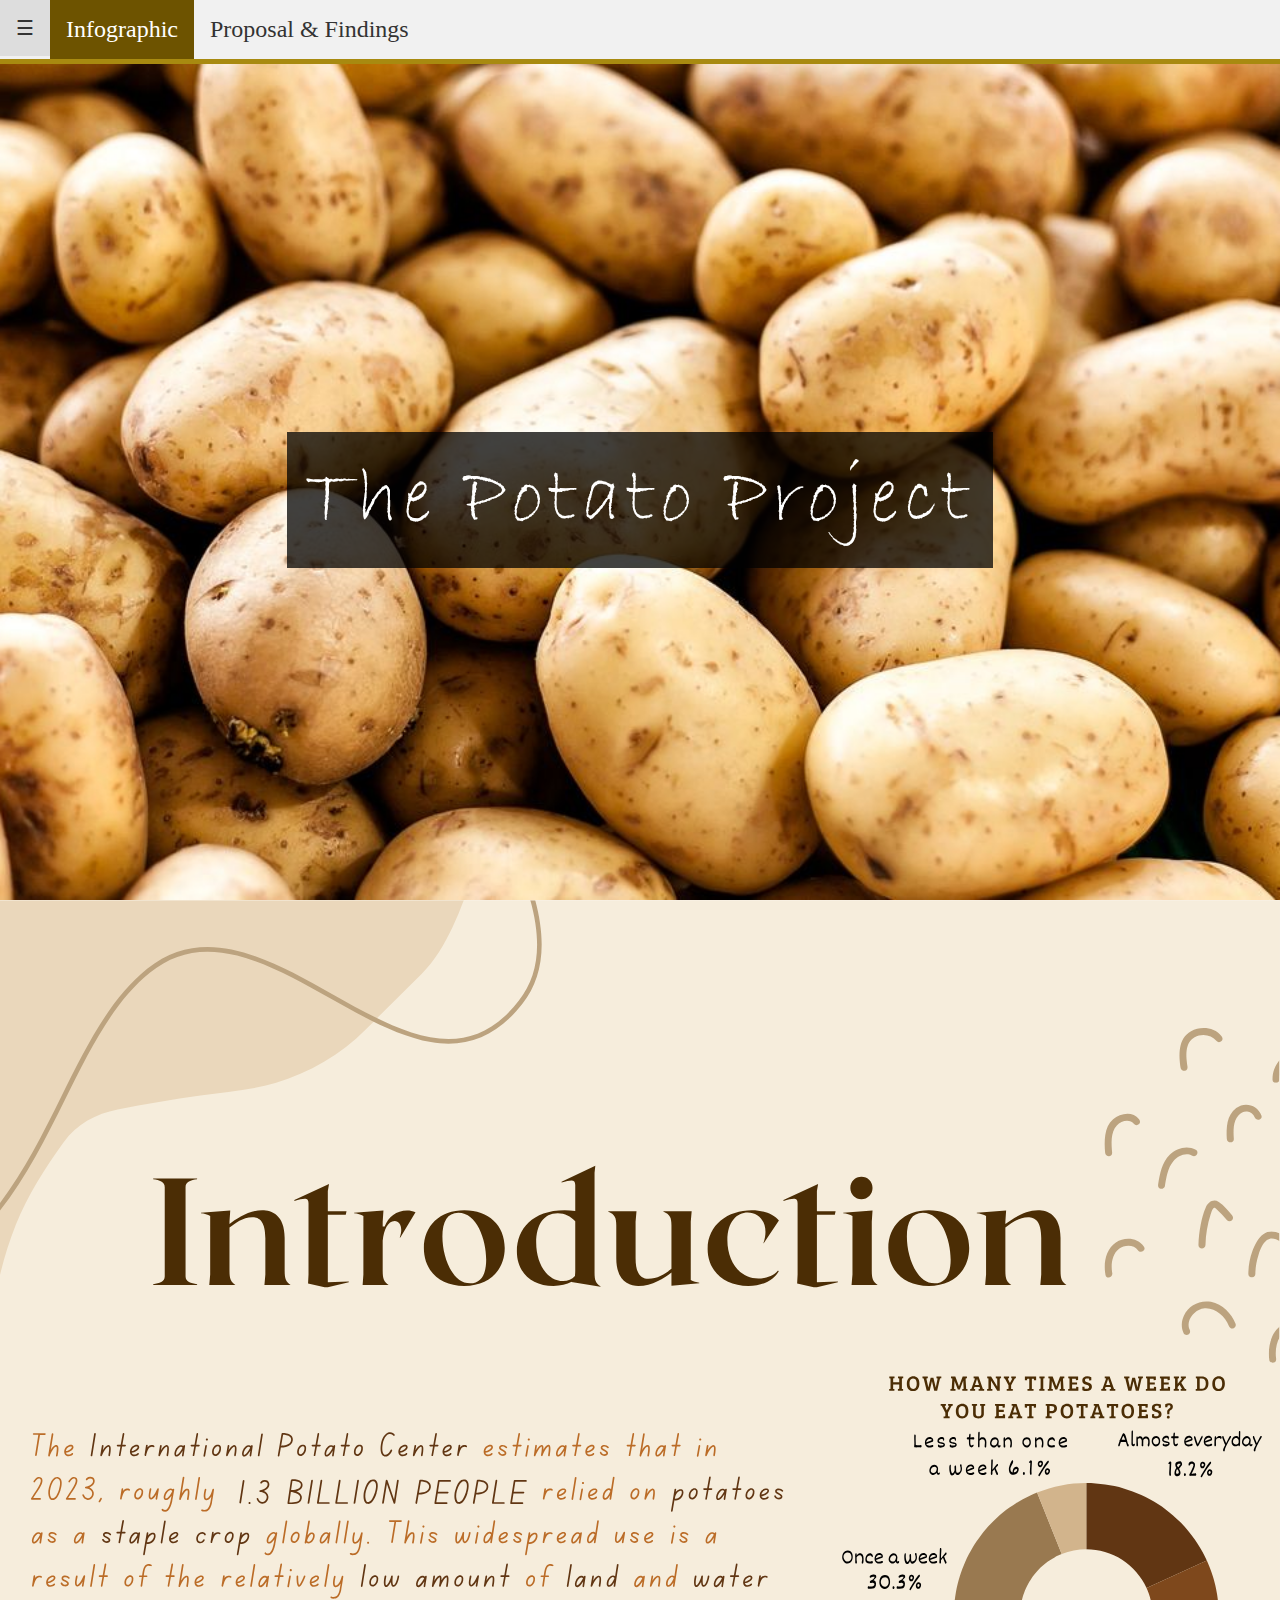
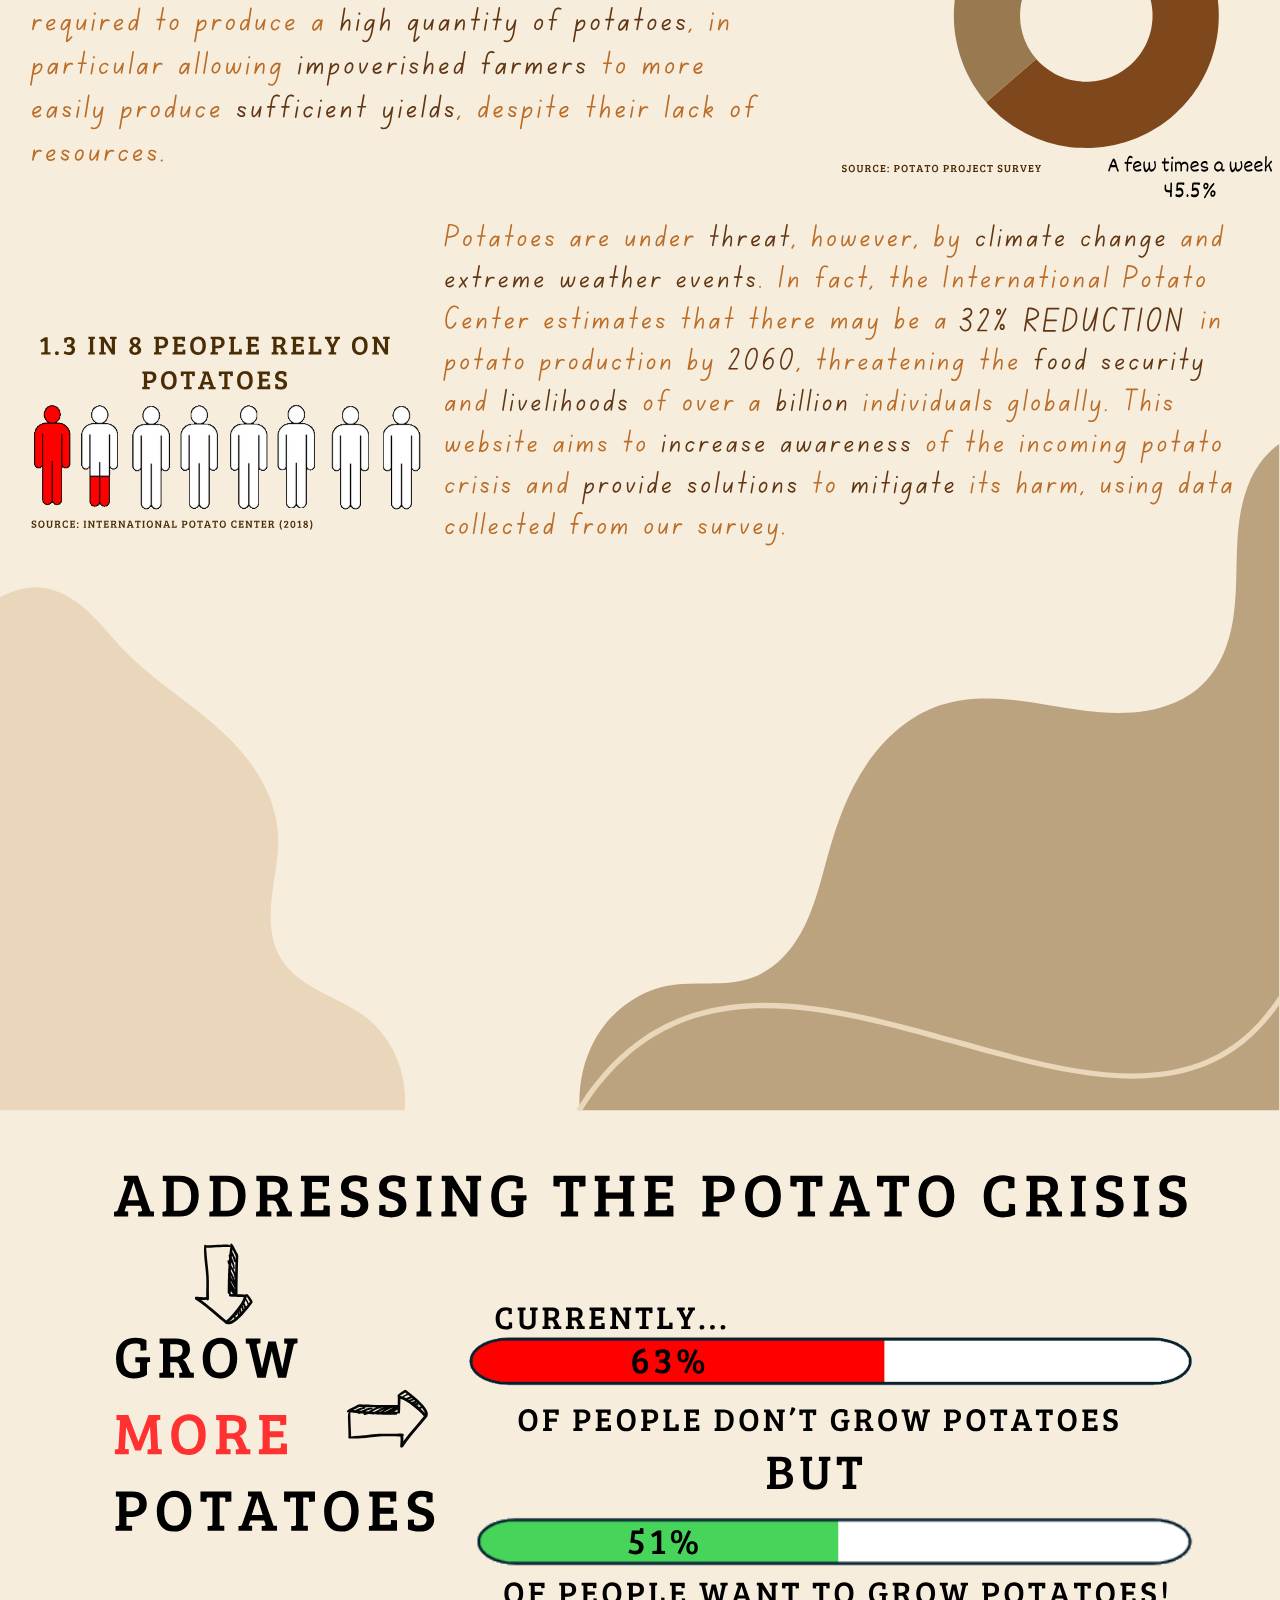
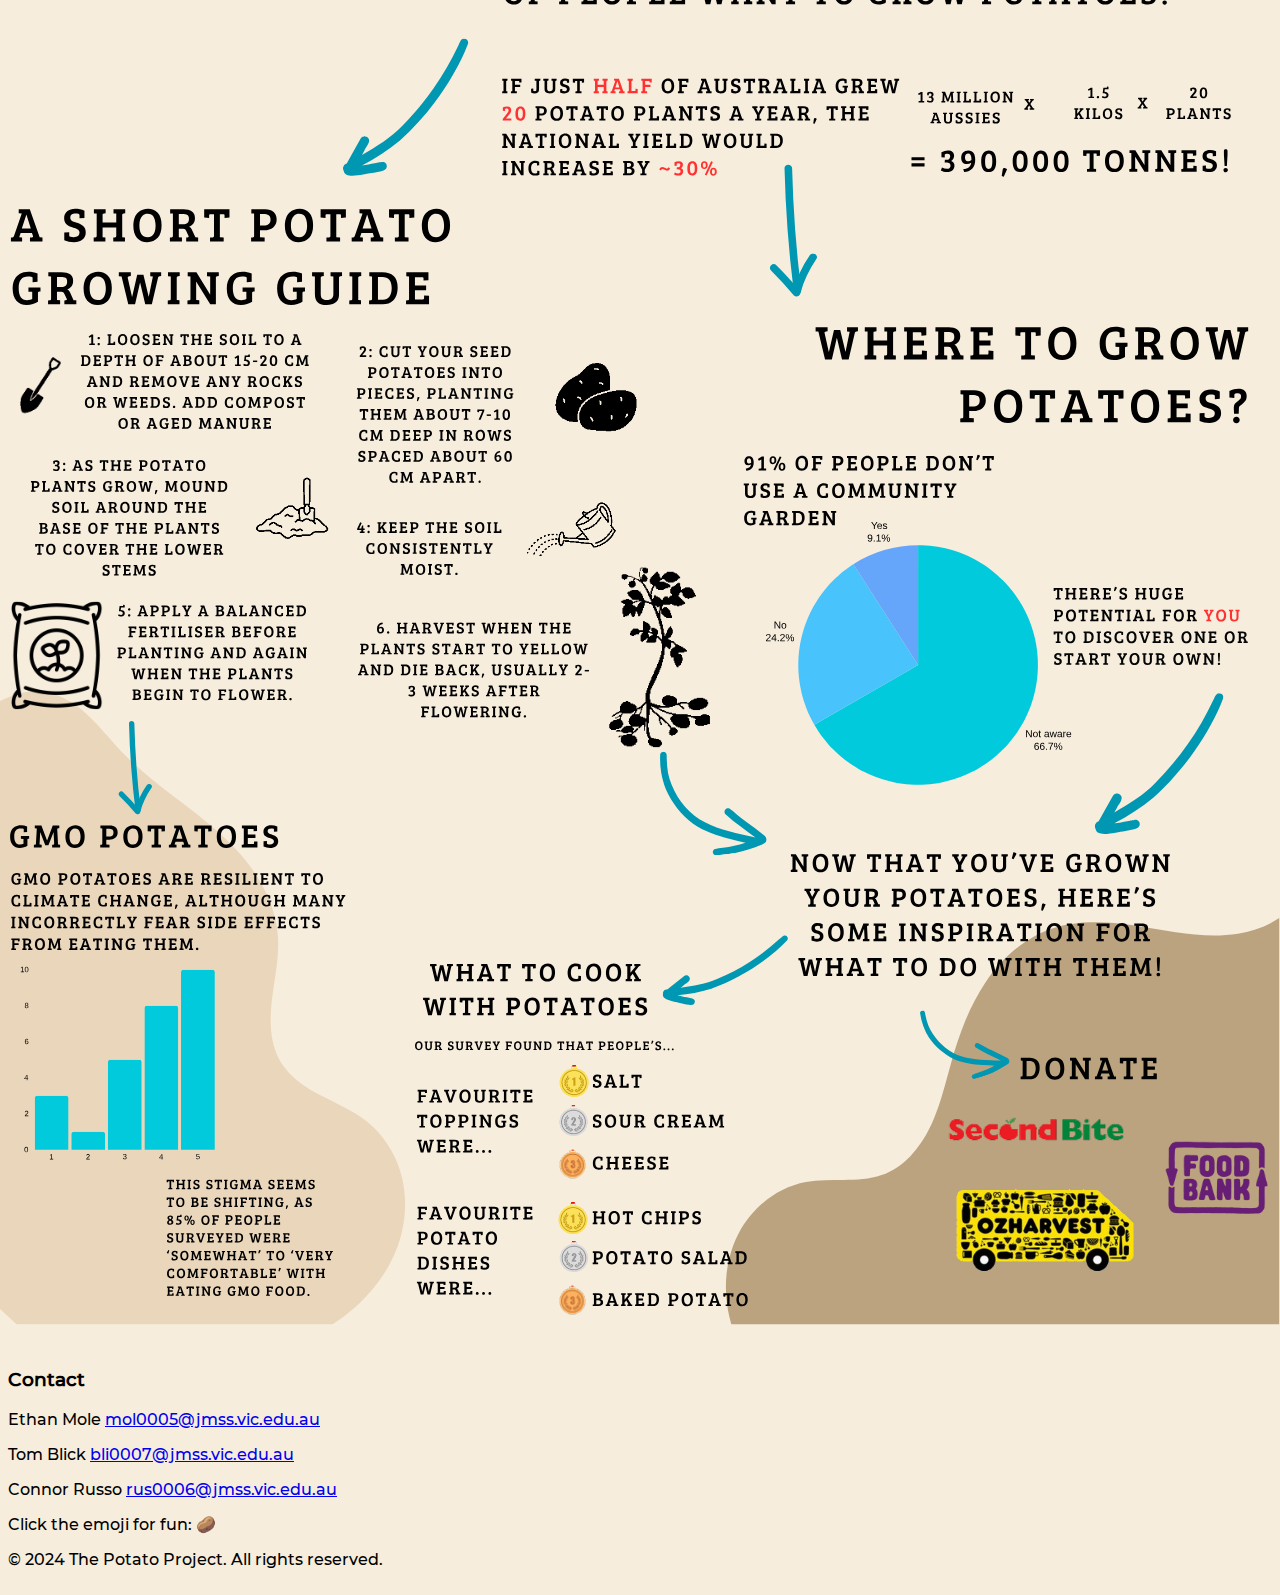
<file: index.html>
<!DOCTYPE html>
<html lang="en">

<head>
    <meta charset="UTF-8">
    <meta name="viewport" content="width=device-width, initial-scale=1.0">
    <title>The Potato Project</title>
    <link rel="icon" type="image/x-icon" href="images/potato.ico">
    <link rel="stylesheet" href="sidenav.css">
    <link rel="stylesheet" href="style.css">
</head>

<body>
    <nav>
        <ul>
            <li><a class="openbtn" onclick="openNav()" style="font-size: 125%;">&#9776;</a></li>
            <li class="active"><a href="index.html">Infographic</a></li>
            <li><a href="findings.html">Proposal & Findings</a></li>
        </ul>
    </nav>
    <div id="mySidebar" class="sidebar">
        <a href="javascript:void(0)" class="closebtn" onclick="closeNav()">&times;</a>
        <a class="sidenavItem" id="scrollToTop"><b>Back to top</b></a>
        <a class="sidenavItem" href="#introduction" data-id="#introduction">Introduction</a>
        <a class="sidenavItem" href="#infographic" data-id="#infographic">Infographic</a>

    </div>

    <!--Big title-->
    <div class="parallax">
        <div class="caption">
            <span class="border">The Potato Project</span>
        </div>
    </div>

    <!--Infographic introduction-->
    <div class="infographiccontainer" id="introduction">
        <img class="infographic" src="images/intro.svg">
    </div>

    <!--Actual infographic-->
    <div class="infographiccontainer" id="infographic">
        <img class="infographic" src="images/main.svg">
    </div>
    
    <script src="script.js"></script>
    <footer>
        <h3>Contact</h3>
        <p>Ethan&nbsp;Mole <a href="mailto:mol0005@jmss.vic.edu.au">mol0005@jmss.vic.edu.au</a></p>
        <p>Tom&nbsp;Blick <a href="mailto:bli0007@jmss.vic.edu.au">bli0007@jmss.vic.edu.au</a></p>
        <p>Connor&nbsp;Russo <a href="mailto:rus0006@jmss.vic.edu.au">rus0006@jmss.vic.edu.au</a></p>
        <p>Click the emoji for fun: <a class="hiddenLink" href="TotallyLegitWebpage.html">🥔</a></p>
        <p>&copy; 2024 The Potato Project. All rights reserved.</p>
    </footer>
</body>

</html>
</file>
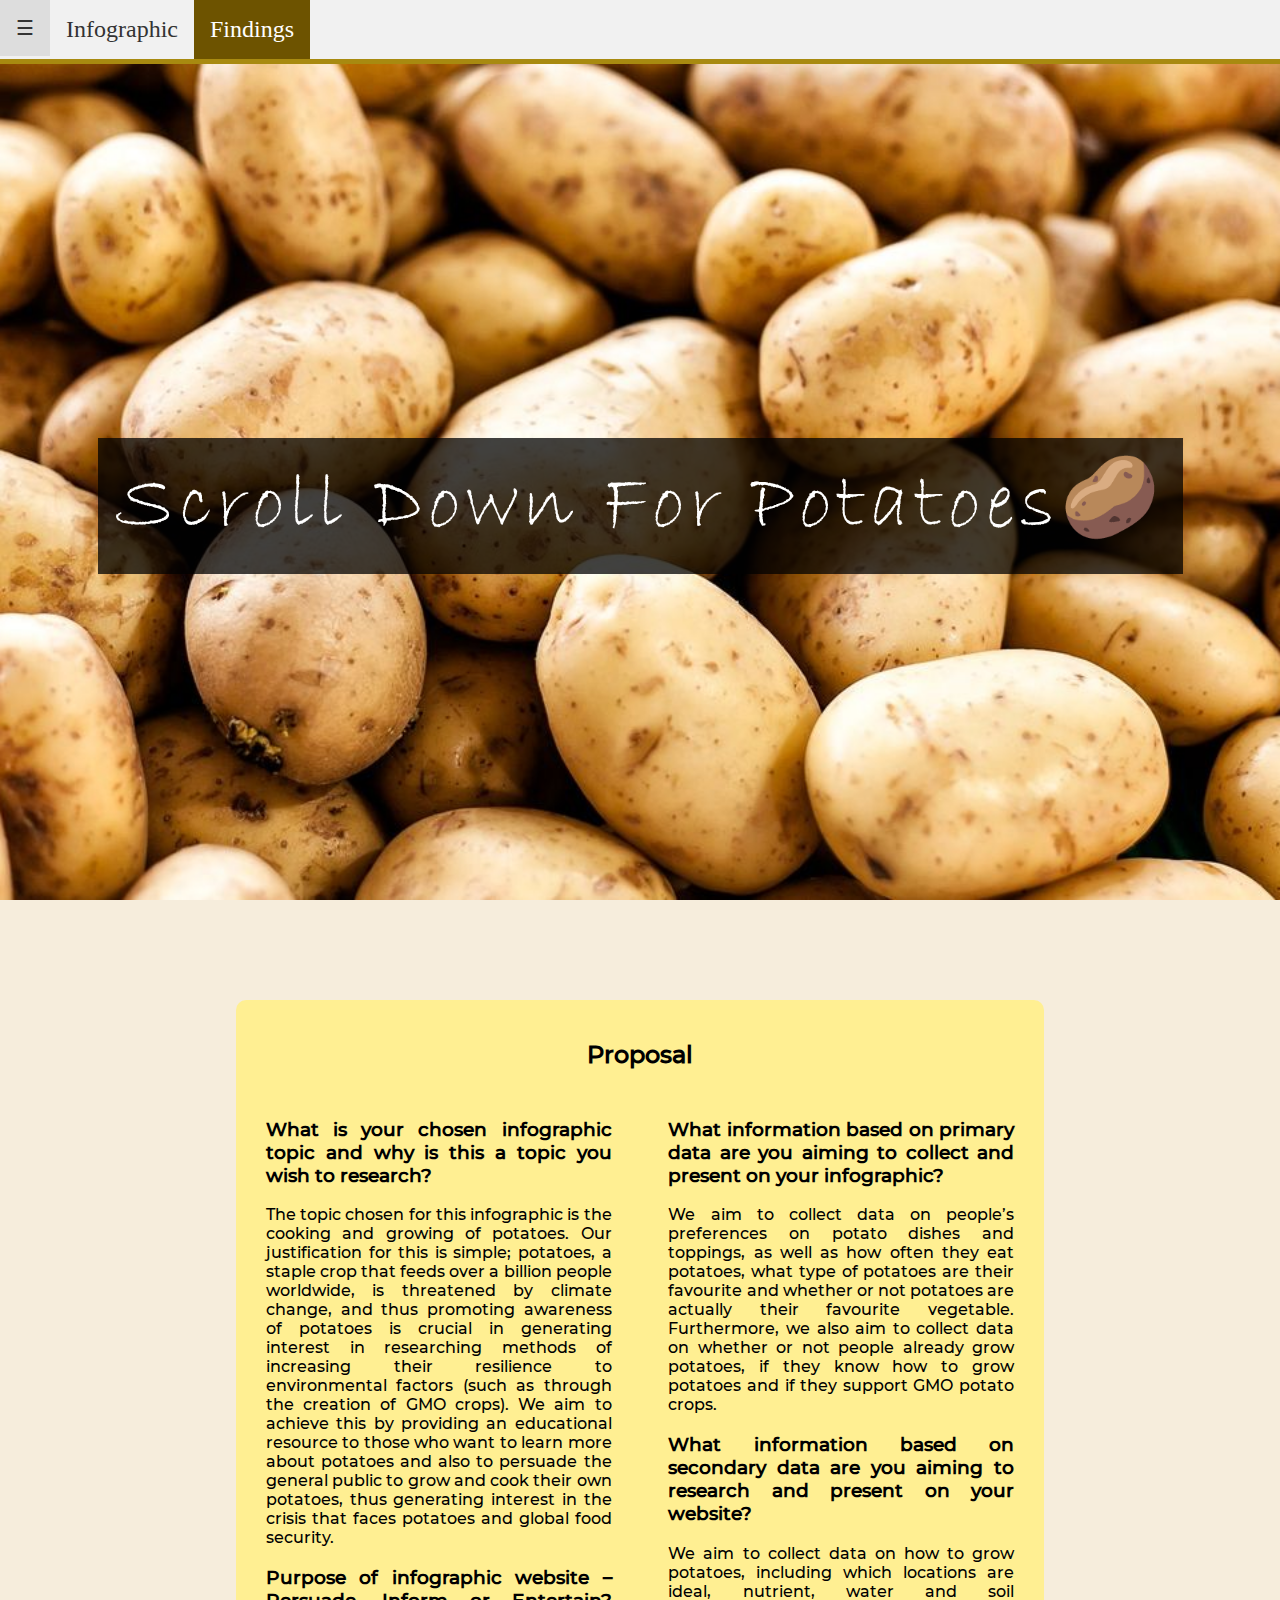
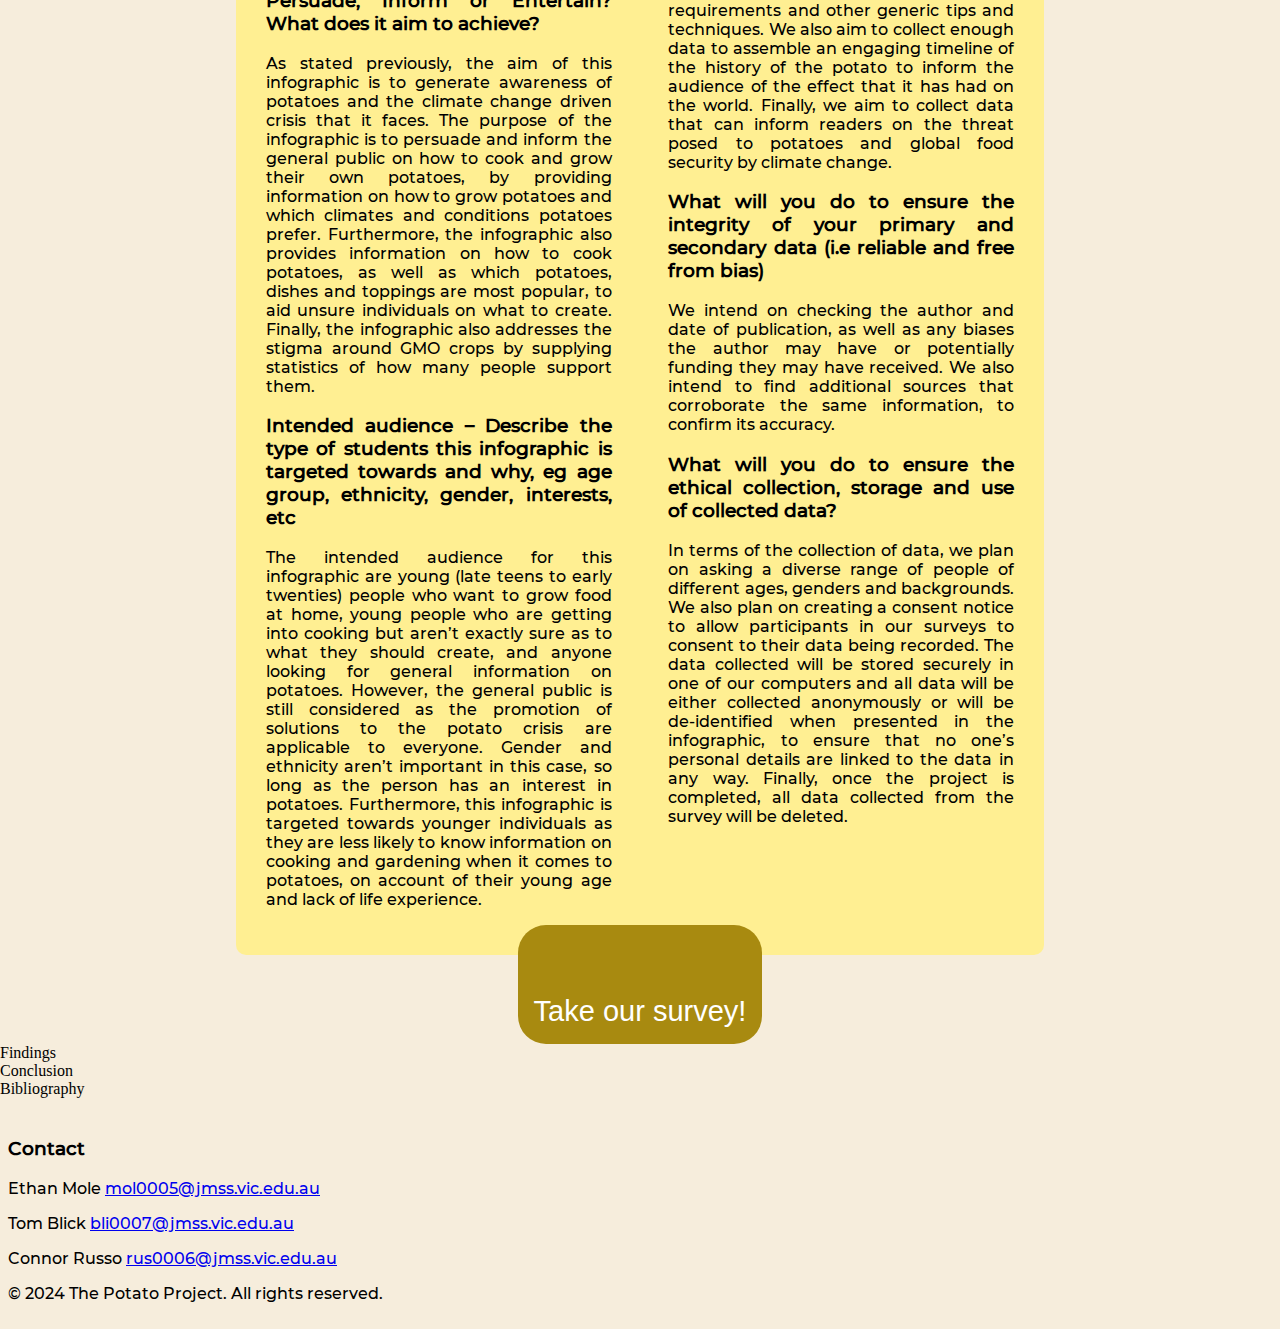
<file: conclusion.html>
<!DOCTYPE html>
<html lang="en">

<head>
    <meta charset="UTF-8">
    <meta name="viewport" content="width=device-width, initial-scale=1.0">
    <title>Potato Conclusion</title>
    <link rel="icon" type="image/x-icon" href="images/potato.ico">
    <link rel="stylesheet" href="sidenav.css">
    <link rel="stylesheet" href="style.css">
</head>

<body>
    <nav>
        <ul>
            <li><a class="openbtn" onclick="openNav()" style="font-size: 125%;">&#9776;</a></li>
            <li><a href="index.html">Infographic</a></li>
            <li class="active"><a href="conclusion.html">Findings</a></li>
        </ul>
    </nav>
    <div id="mySidebar" class="sidebar">
        <a href="javascript:void(0)" class="closebtn" onclick="closeNav()">&times;</a>
        <a class="sidenavItem" id="scrollToTop"><b>Title</b></a>
        <a class="sidenavItem" href="#proposed" data-id="#proposed">Proposal</a>
        <a class="sidenavItem" href="#survey" data-id="#survey">Survey</a>
        <a class="sideNavItem" href="#findings" data-id="#findings">Findings</a>
        <a class="sideNavItem" href="#conclusion" data-id="#conclusion">Conclusion</a>
        <a class="sidenavItem" href="#bibliography" data-id="#bibliography">Bibliography</a>

    </div>

    <div class="parallax">
        <div class="caption">
            <span class="border">Scroll Down For Potatoes<a class="hiddenLink" href="TotallyLegitWebpage.html">🥔</a></span>
        </div>
    </div>

    <!--Proposal-->
    <div class="zoomItem" id="proposed">
        <div class="proposal">
            <h2 style="text-align: center;">Proposal</h2>
            <div class="proposalLeft">
                <h3>What is your chosen infographic topic and why is this a topic you wish to research?</h3>
                <p>The topic chosen for this infographic is the cooking and growing of potatoes. Our justification for this is simple; potatoes, a staple crop that feeds over a billion people worldwide, is threatened by climate change, and thus promoting awareness of potatoes is crucial in generating interest in researching methods of increasing their resilience to environmental factors (such as through the creation of GMO crops). We aim to achieve this by providing an educational resource to those who want to learn more about potatoes and also to persuade the general public to grow and cook their own potatoes, thus generating interest in the crisis that faces potatoes and global food security.</p>
                
                <h3>Purpose of infographic website – Persuade, Inform or Entertain? What does it aim to achieve?</h3>
                <p>As stated previously, the aim of this infographic is to generate awareness of potatoes and the climate change driven crisis that it faces. The purpose of the infographic is to persuade and inform the general public on how to cook and grow their own potatoes, by providing information on how to grow potatoes and which climates and conditions potatoes prefer. Furthermore, the infographic also provides information on how to cook potatoes, as well as which potatoes, dishes and toppings are most popular, to aid unsure individuals on what to create. Finally, the infographic also addresses the stigma around GMO crops by supplying statistics of how many people support them.</p>
    
                <h3>Intended audience – Describe the type of students this infographic is targeted towards and why, eg age group, ethnicity, gender, interests, etc</h3>
                <p>The intended audience for this infographic are young (late teens to early twenties) people who want to grow food at home, young people who are getting into cooking but aren’t exactly sure as to what they should create, and anyone looking for general information on potatoes. However, the general public is still considered as the promotion of solutions to the potato crisis are applicable to everyone. Gender and ethnicity aren’t important in this case, so long as the person has an interest in potatoes. Furthermore, this infographic is targeted towards younger individuals as they are less likely to know information on cooking and gardening when it comes to potatoes, on account of their young age and lack of life experience.</p>
    
                
            </div>
            <div class="proposalRight">
                <h3>What information based on primary data are you aiming to collect and present on your infographic?</h3>
                <p>We aim to collect data on people’s preferences on potato dishes and toppings, as well as how often they eat potatoes, what type of potatoes are their favourite and whether or not potatoes are actually their favourite vegetable. Furthermore, we also aim to collect data on whether or not people already grow potatoes, if they know how to grow potatoes and if they support GMO potato crops.</p>
    
                <h3>What information based on secondary data are you aiming to research and present on your website?</h3>
                <p>We aim to collect data on how to grow potatoes, including which locations are ideal, nutrient, water and soil requirements and other generic tips and techniques. We also aim to collect enough data to assemble an engaging timeline of the history of the potato to inform the audience of the effect that it has had on the world. Finally, we aim to collect data that can inform readers on the threat posed to potatoes and global food security by climate change.</p>
    
                <h3>What will you do to ensure the integrity of your primary and secondary data (i.e reliable and free from bias)</h3>
                <p>We intend on checking the author and date of publication, as well as any biases the author may have or potentially funding they may have received. We also intend to find additional sources that corroborate the same information, to confirm its accuracy.</p>
                
                <h3>What will you do to ensure the ethical collection, storage and use of collected data?</h3>
                <p>In terms of the collection of data, we plan on asking a diverse range of people of different ages, genders and backgrounds. We also plan on creating a consent notice to allow participants in our surveys to consent to their data being recorded. The data collected will be stored securely in one of our computers and all data will be either collected anonymously or will be de-identified when presented in the infographic, to ensure that no one’s personal details are linked to the data in any way.  Finally, once the project is completed, all data collected from the survey will be deleted.</p>
            
            </div>
        </div>
    </div>
    
    <!--Link to survey-->
    <div class="center">
        <button class="btn" id="survey" onclick="window.open('https://forms.gle/j3FN9BmqsBUDt7yN7', '_blank')">Take our survey!</button>
    </div>    

    <!--Findings-->
    <div id="findings">Findings</div>   

    <!--Conclusion-->
    <div id="conclusion">Conclusion</div>   

    <!--Bibliography-->
    <div id="bibliography">Bibliography</div>

    <script src="script.js"></script>
    <footer>
        <h3>Contact</h3>
        <p>Ethan&nbsp;Mole <a href="mailto:mol0005@jmss.vic.edu.au">mol0005@jmss.vic.edu.au</a></p>
        <p>Tom&nbsp;Blick <a href="mailto:bli0007@jmss.vic.edu.au">bli0007@jmss.vic.edu.au</a></p>
        <p>Connor&nbsp;Russo <a href="mailto:rus0006@jmss.vic.edu.au">rus0006@jmss.vic.edu.au</a></p>
        <p>&copy; 2024 The Potato Project. All rights reserved.</p>
    </footer>
</body>

</html>
</file>
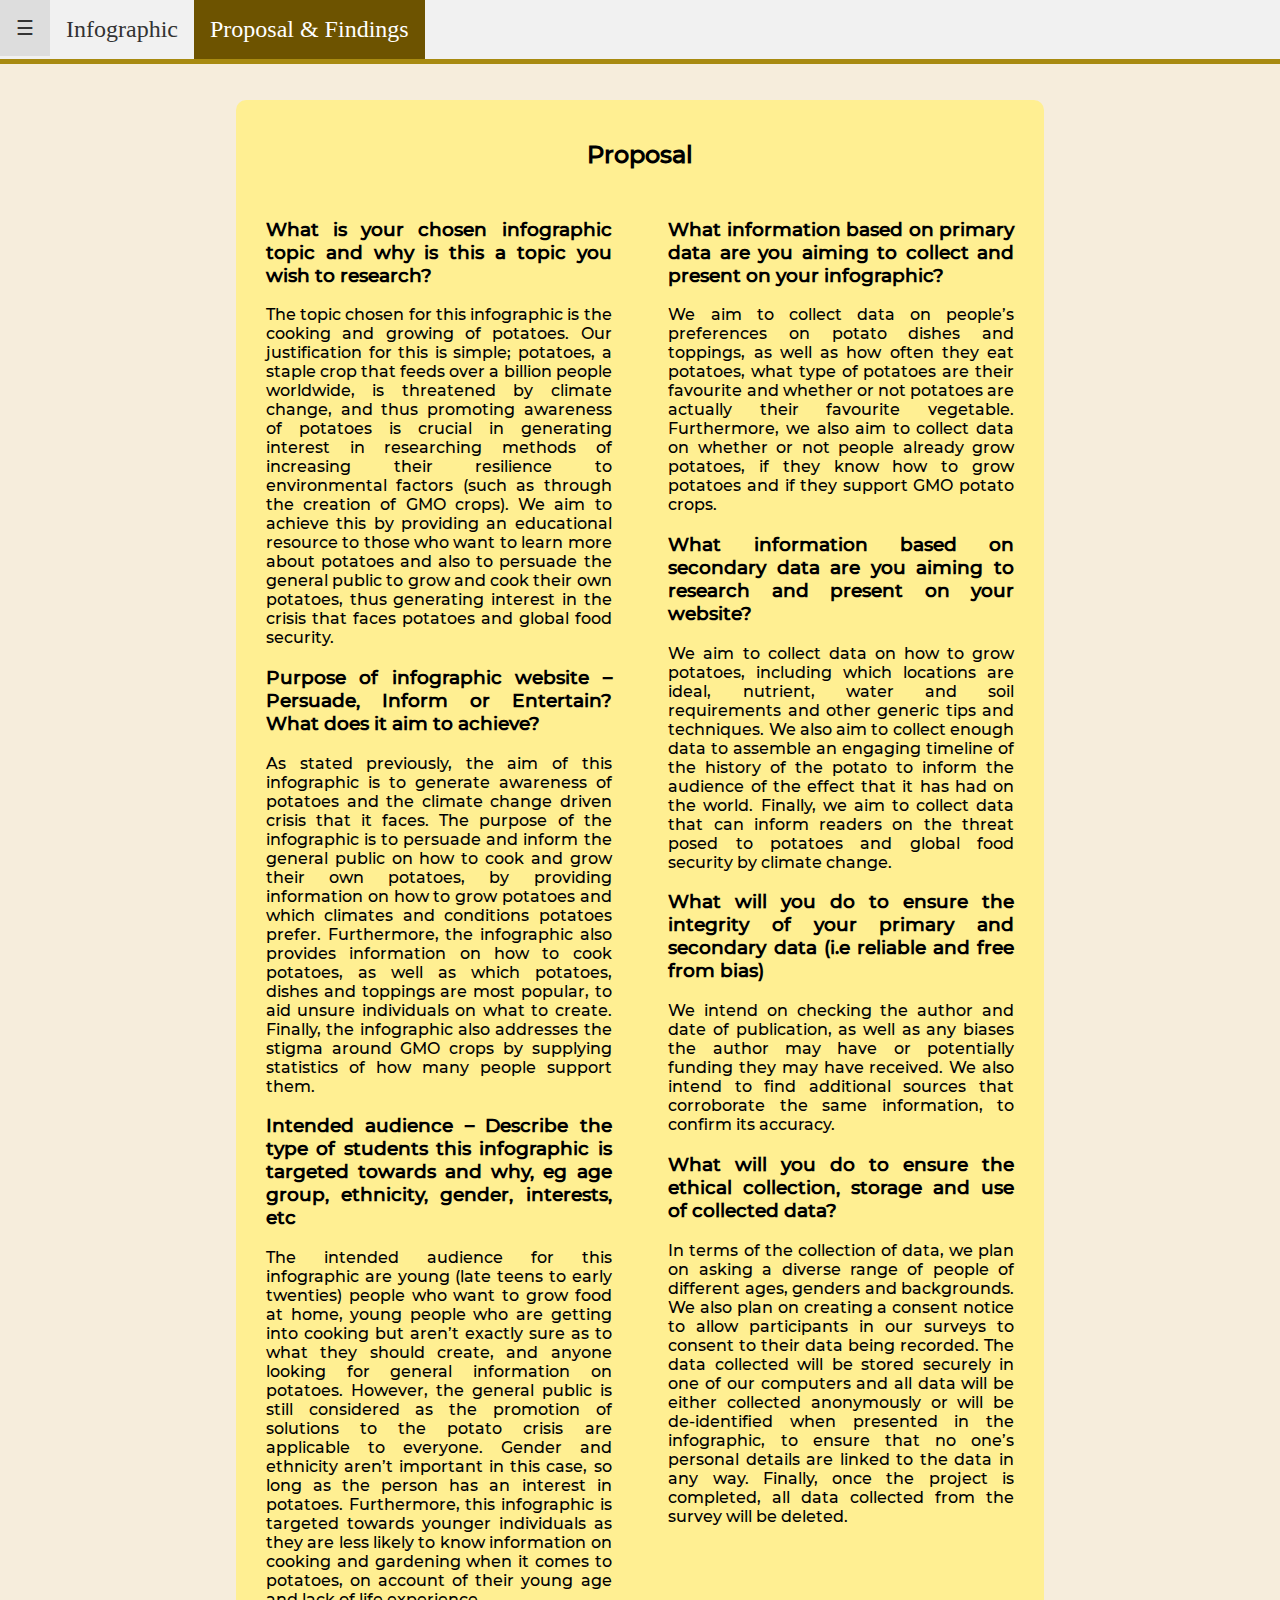
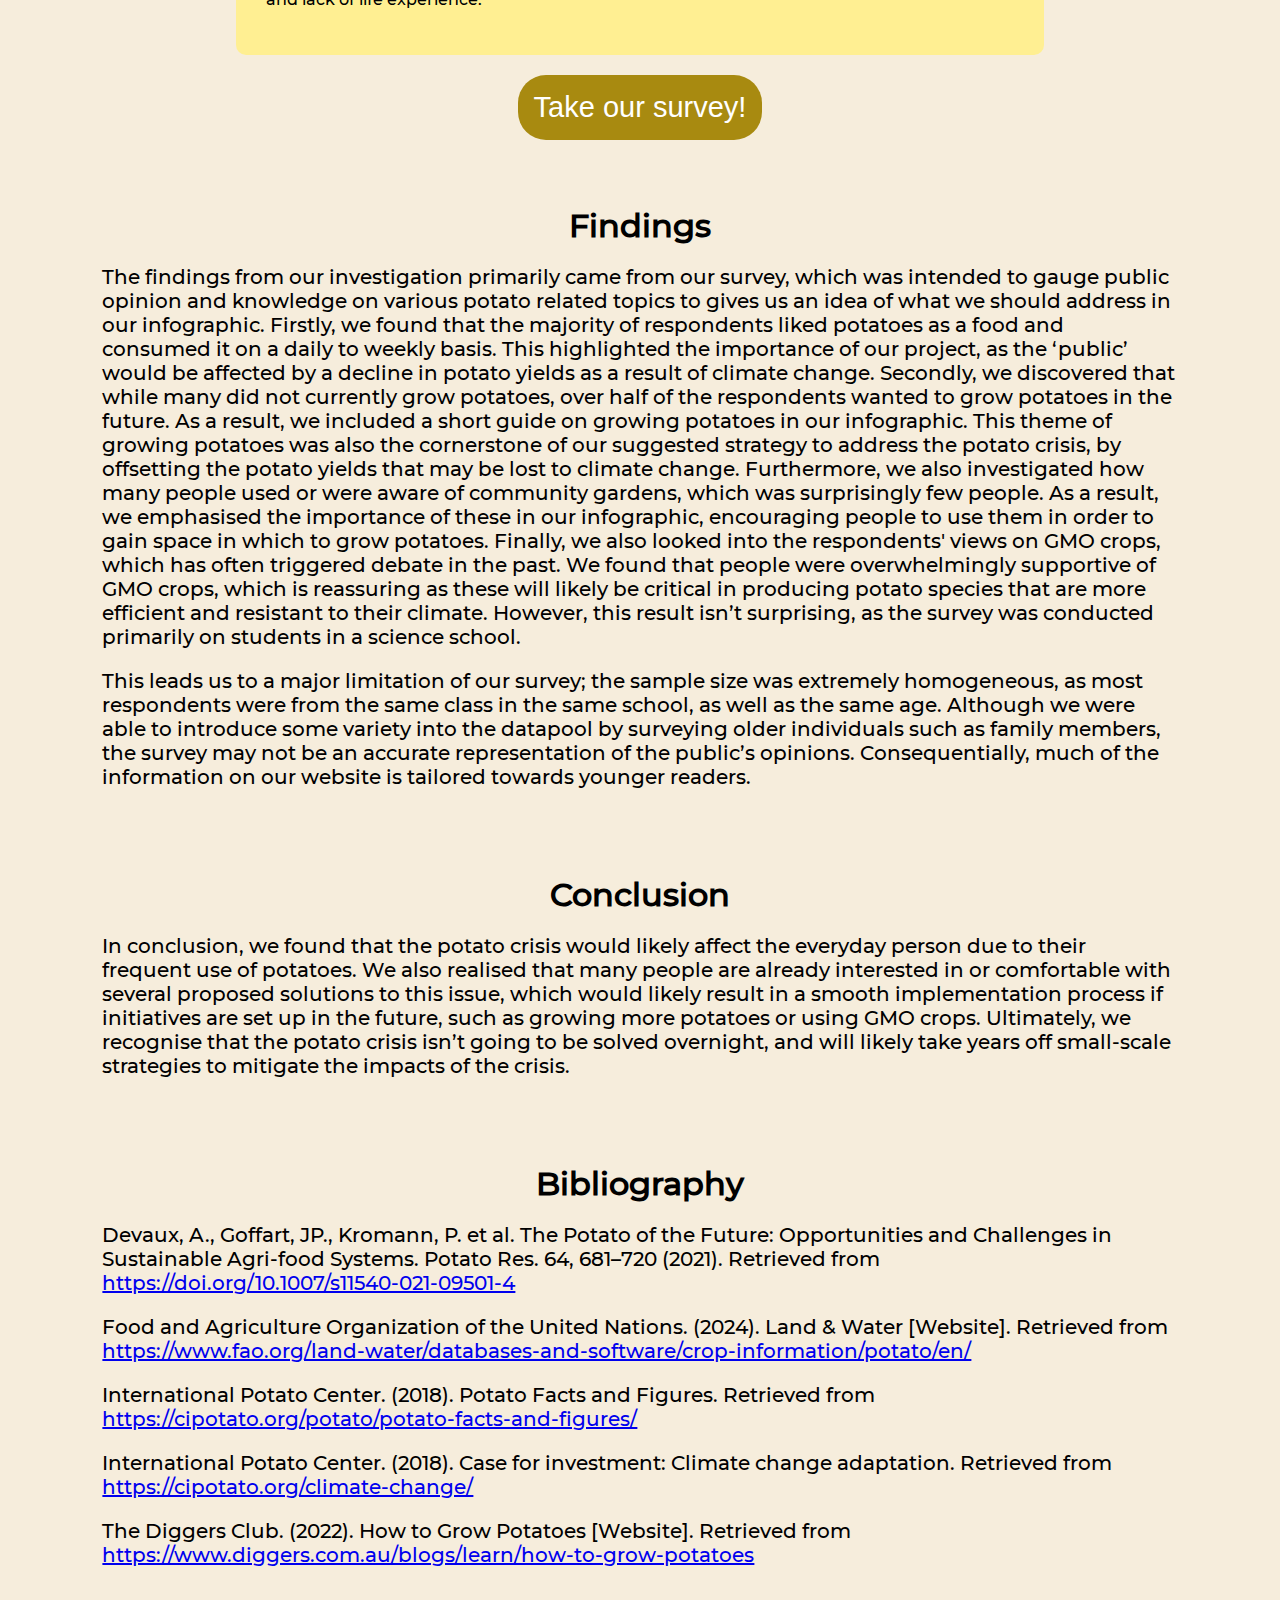
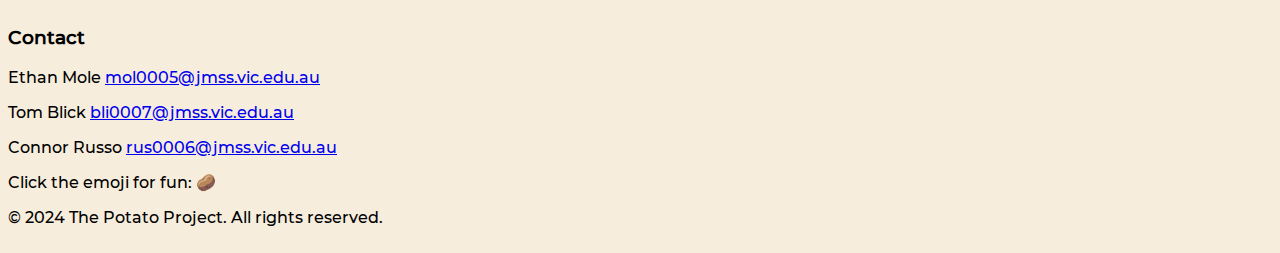
<file: findings.html>
<!DOCTYPE html>
<html lang="en">

<head>
    <meta charset="UTF-8">
    <meta name="viewport" content="width=device-width, initial-scale=1.0">
    <title>Proposal & Findings</title>
    <link rel="icon" type="image/x-icon" href="images/potato.ico">
    <link rel="stylesheet" href="sidenav.css">
    <link rel="stylesheet" href="style.css">
</head>

<body>
    <nav>
        <ul>
            <li><a class="openbtn" onclick="openNav()" style="font-size: 125%;">&#9776;</a></li>
            <li><a href="index.html">Infographic</a></li>
            <li class="active"><a href="findings.html">Proposal & Findings</a></li>
        </ul>
    </nav>
    <div id="mySidebar" class="sidebar">
        <a href="javascript:void(0)" class="closebtn" onclick="closeNav()">&times;</a>
        <a class="sidenavItem" id="scrollToTop"><b>Back to top</b></a>
        <a class="sidenavItem" href="#proposed" data-id="#proposed">Proposal</a>
        <a class="sidenavItem" href="#survey" data-id="#survey">Survey</a>
        <a class="sideNavItem" href="#findings" data-id="#findings">Findings</a>
        <a class="sideNavItem" href="#conclusion" data-id="#conclusion">Conclusion</a>
        <a class="sidenavItem" href="#bibliography" data-id="#bibliography">Bibliography</a>

    </div>

    <!--Proposal-->
    <div class="zoomItem" id="proposed">
        <div class="proposal">
            <h2 style="text-align: center;">Proposal</h2>
            <div class="proposalLeft">
                <h3>What is your chosen infographic topic and why is this a topic you wish to research?</h3>
                <p>The topic chosen for this infographic is the cooking and growing of potatoes. Our justification for this is simple; potatoes, a staple crop that feeds over a billion people worldwide, is threatened by climate change, and thus promoting awareness of potatoes is crucial in generating interest in researching methods of increasing their resilience to environmental factors (such as through the creation of GMO crops). We aim to achieve this by providing an educational resource to those who want to learn more about potatoes and also to persuade the general public to grow and cook their own potatoes, thus generating interest in the crisis that faces potatoes and global food security.</p>
                
                <h3>Purpose of infographic website – Persuade, Inform or Entertain? What does it aim to achieve?</h3>
                <p>As stated previously, the aim of this infographic is to generate awareness of potatoes and the climate change driven crisis that it faces. The purpose of the infographic is to persuade and inform the general public on how to cook and grow their own potatoes, by providing information on how to grow potatoes and which climates and conditions potatoes prefer. Furthermore, the infographic also provides information on how to cook potatoes, as well as which potatoes, dishes and toppings are most popular, to aid unsure individuals on what to create. Finally, the infographic also addresses the stigma around GMO crops by supplying statistics of how many people support them.</p>
    
                <h3>Intended audience – Describe the type of students this infographic is targeted towards and why, eg age group, ethnicity, gender, interests, etc</h3>
                <p>The intended audience for this infographic are young (late teens to early twenties) people who want to grow food at home, young people who are getting into cooking but aren’t exactly sure as to what they should create, and anyone looking for general information on potatoes. However, the general public is still considered as the promotion of solutions to the potato crisis are applicable to everyone. Gender and ethnicity aren’t important in this case, so long as the person has an interest in potatoes. Furthermore, this infographic is targeted towards younger individuals as they are less likely to know information on cooking and gardening when it comes to potatoes, on account of their young age and lack of life experience.</p>
    
                
            </div>
            <div class="proposalRight">
                <h3>What information based on primary data are you aiming to collect and present on your infographic?</h3>
                <p>We aim to collect data on people’s preferences on potato dishes and toppings, as well as how often they eat potatoes, what type of potatoes are their favourite and whether or not potatoes are actually their favourite vegetable. Furthermore, we also aim to collect data on whether or not people already grow potatoes, if they know how to grow potatoes and if they support GMO potato crops.</p>
    
                <h3>What information based on secondary data are you aiming to research and present on your website?</h3>
                <p>We aim to collect data on how to grow potatoes, including which locations are ideal, nutrient, water and soil requirements and other generic tips and techniques. We also aim to collect enough data to assemble an engaging timeline of the history of the potato to inform the audience of the effect that it has had on the world. Finally, we aim to collect data that can inform readers on the threat posed to potatoes and global food security by climate change.</p>
    
                <h3>What will you do to ensure the integrity of your primary and secondary data (i.e reliable and free from bias)</h3>
                <p>We intend on checking the author and date of publication, as well as any biases the author may have or potentially funding they may have received. We also intend to find additional sources that corroborate the same information, to confirm its accuracy.</p>
                
                <h3>What will you do to ensure the ethical collection, storage and use of collected data?</h3>
                <p>In terms of the collection of data, we plan on asking a diverse range of people of different ages, genders and backgrounds. We also plan on creating a consent notice to allow participants in our surveys to consent to their data being recorded. The data collected will be stored securely in one of our computers and all data will be either collected anonymously or will be de-identified when presented in the infographic, to ensure that no one’s personal details are linked to the data in any way.  Finally, once the project is completed, all data collected from the survey will be deleted.</p>
            
            </div>
        </div>
    </div>
    
    <!--Link to survey-->
    <div class="center" id="survey">
        <button class="btn" onclick="window.open('https://forms.gle/j3FN9BmqsBUDt7yN7', '_blank')">Take our survey!</button>
    </div>    

    <!--Findings-->
    <div class="paragraph" id="findings">
        <h3>Findings</h3>
        <p>The findings from our investigation primarily came from our survey, which was
            intended to gauge public opinion and knowledge on various potato related topics
            to gives us an idea of what we should address in our infographic. Firstly, we
            found that the majority of respondents liked potatoes as a food and consumed
            it on a daily to weekly basis. This highlighted the importance of our project,
            as the ‘public’ would be affected by a decline in potato yields as a result
            of climate change. Secondly, we discovered that while many did not currently
            grow potatoes, over half of the respondents wanted to grow potatoes in the
            future. As a result, we included a short guide on growing potatoes in our
            infographic. This theme of growing potatoes was also the cornerstone of our
            suggested strategy to address the potato crisis, by offsetting the potato
            yields that may be lost to climate change.  Furthermore, we also investigated
            how many people used or were aware of community gardens, which was surprisingly
            few people. As a result, we emphasised the importance of these in our infographic,
            encouraging people to use them in order to gain space in which to grow potatoes.
            Finally, we also looked into the respondents' views on GMO crops, which has
            often triggered debate in the past. We found that people were overwhelmingly
            supportive of GMO crops, which is reassuring as these will likely be critical
            in producing potato species that are more efficient and resistant to their climate.
            However, this result isn’t surprising, as the survey was conducted primarily on
            students in a science school.</p>
        
        <p>This leads us to a major limitation of our survey; the sample size was extremely
            homogeneous, as most respondents were from the same class in the same school,
            as well as the same age. Although we were able to introduce some variety into
            the datapool by surveying older individuals such as family members, the survey
            may not be an accurate representation of the public’s opinions. Consequentially,
            much of the information on our website is tailored towards younger readers.</p>
    </div> 

    <!--Conclusion-->
    <div class="paragraph" id="conclusion">
        <h3>Conclusion</h3>
        <p>In conclusion, we found that the potato crisis would likely affect the everyday
            person due to their frequent use of potatoes. We also realised that many people
            are already interested in or comfortable with several proposed solutions to
            this issue, which would likely result in a smooth implementation process if
            initiatives are set up in the future, such as growing more potatoes or using
            GMO crops. Ultimately, we recognise that the potato crisis isn’t going to be
            solved overnight, and will likely take years off small-scale strategies to
            mitigate the impacts of the crisis.</p>
    </div>

    <!--Bibliography-->
    <div class="paragraph" id="bibliography">
        <h3>Bibliography</h3>
        <p>Devaux, A., Goffart, JP., Kromann, P. et al. The Potato of the Future:
            Opportunities and Challenges in Sustainable Agri-food Systems. Potato
            Res. 64, 681–720 (2021). Retrieved from 
            <a href="https://doi.org/10.1007/s11540-021-09501-4" target="_blank">
                https://doi.org/10.1007/s11540-021-09501-4</a></p>
        <p>Food and Agriculture Organization of the United Nations. (2024). Land & Water [Website]. Retrieved from
                <a href="https://www.fao.org/land-water/databases-and-software/crop-information/potato/en/">
                https://www.fao.org/land-water/databases-and-software/crop-information/potato/en/</a></p>
        <p>International Potato Center. (2018). Potato Facts and Figures. Retrieved from 
            <a href="https://cipotato.org/potato/potato-facts-and-figures/" target="_blank">
                https://cipotato.org/potato/potato-facts-and-figures/</a></p>
        <p>International Potato Center. (2018). Case for investment: Climate change adaptation. Retrieved from 
            <a href="https://cipotato.org/climate-change/" target="_blank">
                https://cipotato.org/climate-change/</a></p>
        <p>The Diggers Club. (2022). How to Grow Potatoes [Website]. Retrieved from 
            <a href="https://www.diggers.com.au/blogs/learn/how-to-grow-potatoes" target="_blank">
                https://www.diggers.com.au/blogs/learn/how-to-grow-potatoes</a></p>
    </div>

    <script src="script.js"></script>
    <footer>
        <h3>Contact</h3>
        <p>Ethan&nbsp;Mole <a href="mailto:mol0005@jmss.vic.edu.au">mol0005@jmss.vic.edu.au</a></p>
        <p>Tom&nbsp;Blick <a href="mailto:bli0007@jmss.vic.edu.au">bli0007@jmss.vic.edu.au</a></p>
        <p>Connor&nbsp;Russo <a href="mailto:rus0006@jmss.vic.edu.au">rus0006@jmss.vic.edu.au</a></p>
        <p>Click the emoji for fun: <a class="hiddenLink" href="TotallyLegitWebpage.html">🥔</a></p>
        <p>&copy; 2024 The Potato Project. All rights reserved.</p>
    </footer>
</body>

</html>
</file>
<file: sidenav.css>
/* The sidebar menu */
.sidebar {
    height: 100%; /* 100% Full-height */
    width: 0; /* 0 width - change this with JavaScript */
    position: fixed; /* Stay in place */
    z-index: 10000000; /* Stay on top */
    top: 0;
    left: 0;
    background-color: #ffffff; /* Black*/
    overflow-x: hidden; /* Disable horizontal scroll */
    padding-top: 60px; /* Place content 60px from the top */
    transition: 0.5s; /* 0.5 second transition effect to slide in the sidebar */
  }
  
  /* The sidebar links */
  .sidebar a {
    padding: 8px 8px 8px 32px;
    text-decoration: none;
    font-size: 25px;
    color: #000000;
    display: block;
    /* transition: 0.3s; */
  }
  
  /* When you mouse over the navigation links, change their color */
  .sidebar a:hover {
    color: #313131;
    text-decoration: underline;
  }
  
  /* Position and style the close button (top right corner) */
  .sidebar .closebtn {
    position: absolute;
    top: 0;
    right: 25px;
    font-size: 36px;
    margin-left: 50px;
  }
  
  /* The button used to open the sidebar */
  /* .openbtn {
    font-size: 20px;
    cursor: pointer;
    background-color: #111;
    color: white;
    padding: 10px 15px;
    border: none;
  } */
  
  .openbtn:hover {
    background-color: #ddd;
  }
  
  /* Style page content - use this if you want to push the page content to the right when you open the side navigation */
  #main {
    transition: margin-left 0.5s; /* If you want a transition effect */
    padding: 20px;
  }
  
  /* On smaller screens, where height is less than 450px, change the style of the sidenav (less padding and a smaller font size) */
  @media screen and (max-height: 450px) {
    .sidebar {padding-top: 15px;}
    .sidebar a {font-size: 18px;}
  }
</file>
<file: style.css>
@font-face {
    font-family: 'montserrat';
    src: url('Montserrat.woff');
}

/* @font-face {
    font-family: "Bradley Hand ITC V2";
    src: url("https://db.onlinewebfonts.com/t/0252223e8c36008b595f5e379ad5e524.eot");
    src: url("https://db.onlinewebfonts.com/t/0252223e8c36008b595f5e379ad5e524.eot?#iefix")format("embedded-opentype"),
    url("https://db.onlinewebfonts.com/t/0252223e8c36008b595f5e379ad5e524.woff2")format("woff2"),
    url("https://db.onlinewebfonts.com/t/0252223e8c36008b595f5e379ad5e524.woff")format("woff"),
    url("https://db.onlinewebfonts.com/t/0252223e8c36008b595f5e379ad5e524.ttf")format("truetype"),
    url("https://db.onlinewebfonts.com/t/0252223e8c36008b595f5e379ad5e524.svg#Bradley Hand ITC V2")format("svg");
} */
@font-face{
    font-family: 'BradleyHand';
    src: url('BradleyHand.woff');
}

body {
    background-color: #f6eddc;
    margin: 0;
}

html {
    scroll-behavior: smooth;
}

footer{
    padding-top: 20px;
    margin-left: 8px;
    padding-bottom: 10px;
    font-family: montserrat, Arial, Helvetica;
}

body,
html {
    height: 100%;
}

.sidenavItem:hover {
    transform: scale(1.15);
    transition: transform 0.3s ease-out;
}

.hiddenLink {
    text-decoration: none;
    cursor:default;
}

.parallax {
    /* The image used */
    background-image: url("images/potato.jpg");

    /* Full height */
    height: 100%;

    /* Create the parallax scrolling effect */
    background-attachment: fixed;
    background-position: center;
    background-repeat: no-repeat;
    background-size: cover;
}

#scrollToTop{
    cursor: pointer;
}

.active {
    background-color: #6d5300;

}

nav {
    position: fixed;
    top: 0;
    width: 100%;
    background-color: #f1f1f1;
    z-index: 100;
    border-width: 0;
    border-bottom-width: 5px;
    border-style: solid;
    border-color: #a88a10;
}

nav ul {
    list-style-type: none;
    margin: 0;
    padding: 0;
    overflow: hidden;
}

nav li {
    float: left;
}

nav li a {
    display: block;
    padding: 16px;
    text-decoration: none;
    color: #333;
    font-size: 24px;
}

nav li a:hover {
    cursor: pointer;
}

nav li:not(.active) a:hover  {
    background-color: #ddd;
}

nav li.active a {
    color: white;
}

.caption {
    position: absolute;
    left: 0;
    top: 50%;
    width: 100%;
    text-align: center;
    color: #000;
}

.caption span.border {
    background-color: rgba(1,1,1,0.75);
    color: #fff;
    padding: 18px;
    font-size: 5rem;
    letter-spacing: 5px;
    font-family: BradleyHand;
}

.zoomItem {
    padding-top: 100px;
}

.proposal {
    font-family: montserrat, Arial, Helvetica;
    background-color: #ffef92;
    padding: 20px;
    margin: auto;
    border-radius: 10px;
    width: 60%;
}

.proposalRight {
    width: 45%;
    float: right;
    padding: 10px;
    text-align: justify;
}

.proposalLeft {
    width: 45%;
    display: inline-block;
    padding: 10px;
    text-align: justify;
}

.paragraph{
    font-family: montserrat, Arial, Helvetica;
    padding-top:50px;
    margin-left: 8%;
    margin-right: 8%;
}

.paragraph h3{
    margin-top: 16px;
    margin-bottom: 16px;
    font-size: 2rem;
    text-align: center;
}

.paragraph p{
    font-size: 1.25rem;
}

#survey{
    margin-top: -50px;
    padding-top: 70px;
}

.infographiccontainer:first-of-type{
    padding-top:50px;
}

.infographic{
    width:100%;
}

.btn {
    border-radius: 28px;
    font-family: Arial;
    color: #ffffff;
    font-size: 29px;
    padding: 16px;
    background: #a88a10;
    text-decoration: none;
    border: none;
    /* Remove default border */
    cursor: pointer;
    /* Add cursor pointer */
    transition: background-color 0.3s ease;
    /* Add transition */
    margin: auto;
    align-self: center;
    position: relative;
}

.btn:hover {
    background: #91770e;
    text-decoration: none;
}

.btn:focus,
.btn:active {
    outline: none;
    /* Remove default focus and active outlines */
    box-shadow: 0 0 0 2px rgba(0, 0, 0, 0.5);
    /* Add custom focus styling */
}

.center {
    margin-top: 20px;
    text-align: center;
}
</file>
